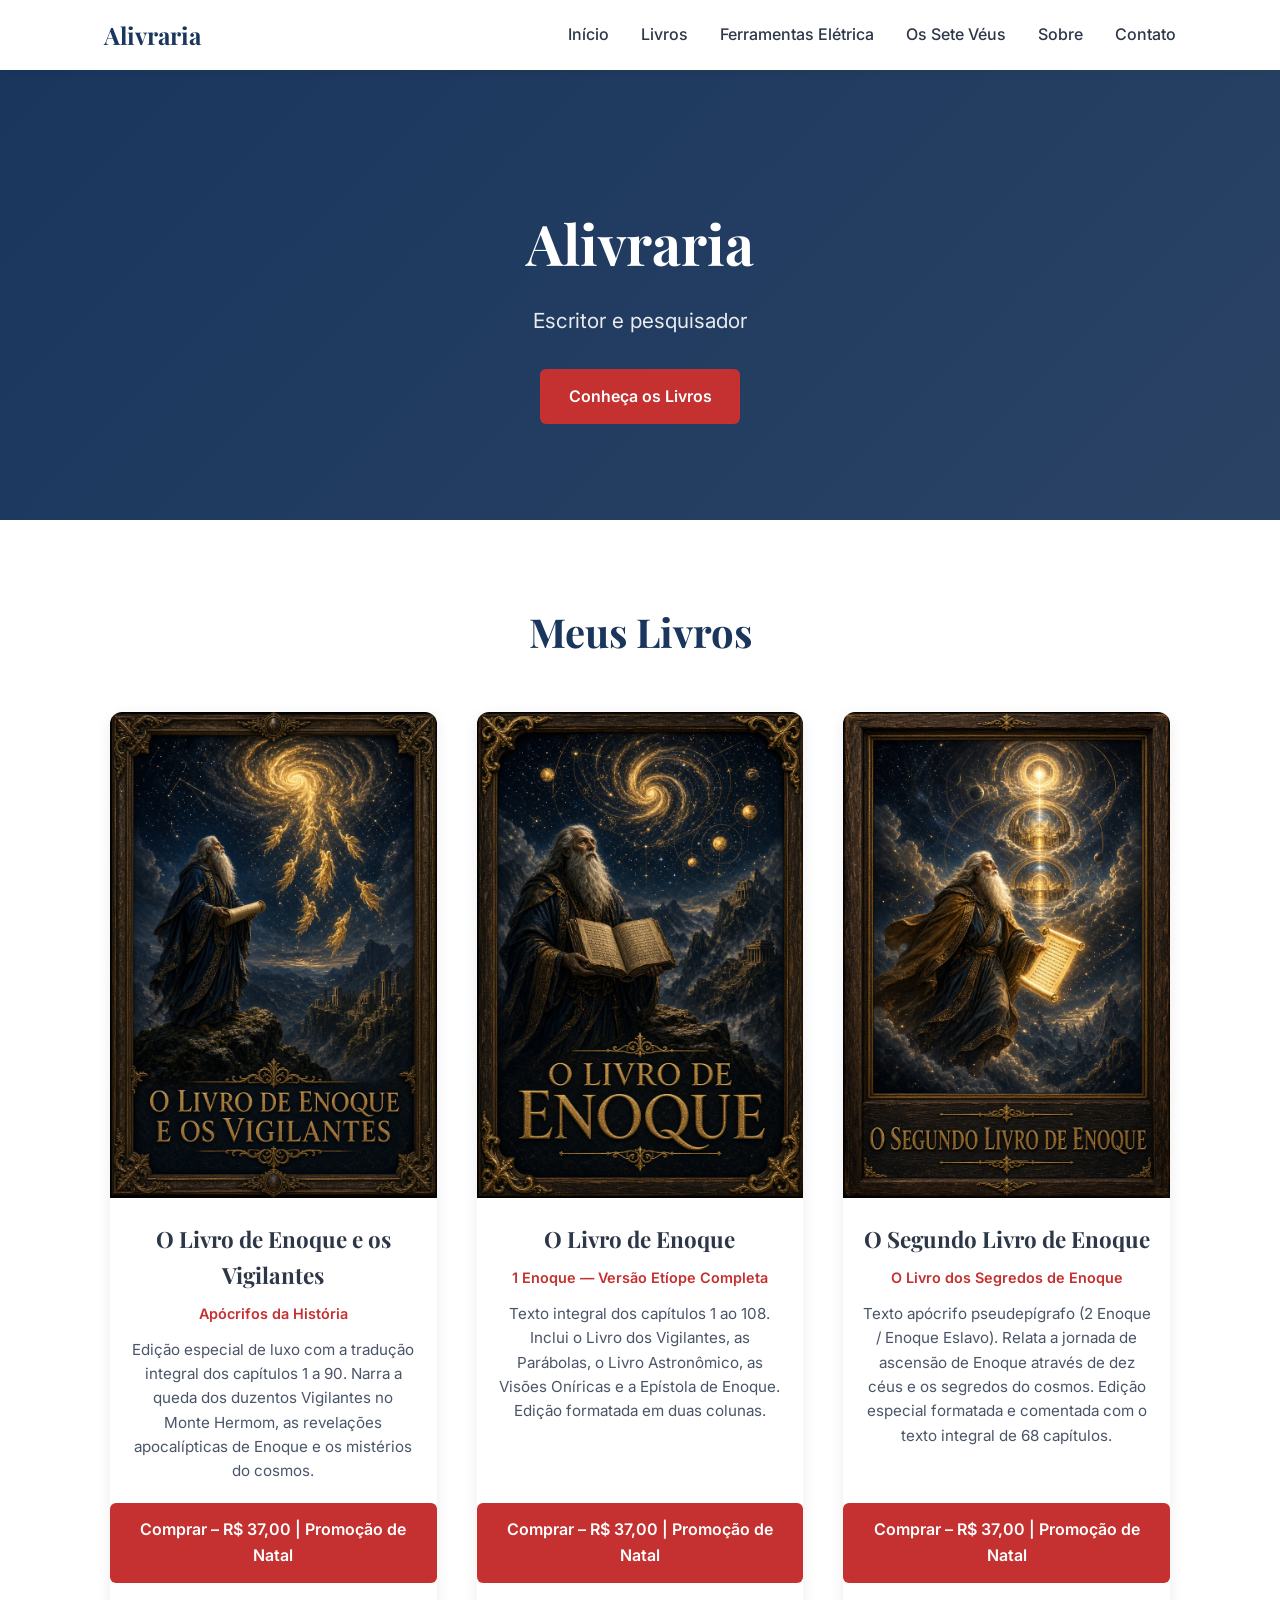
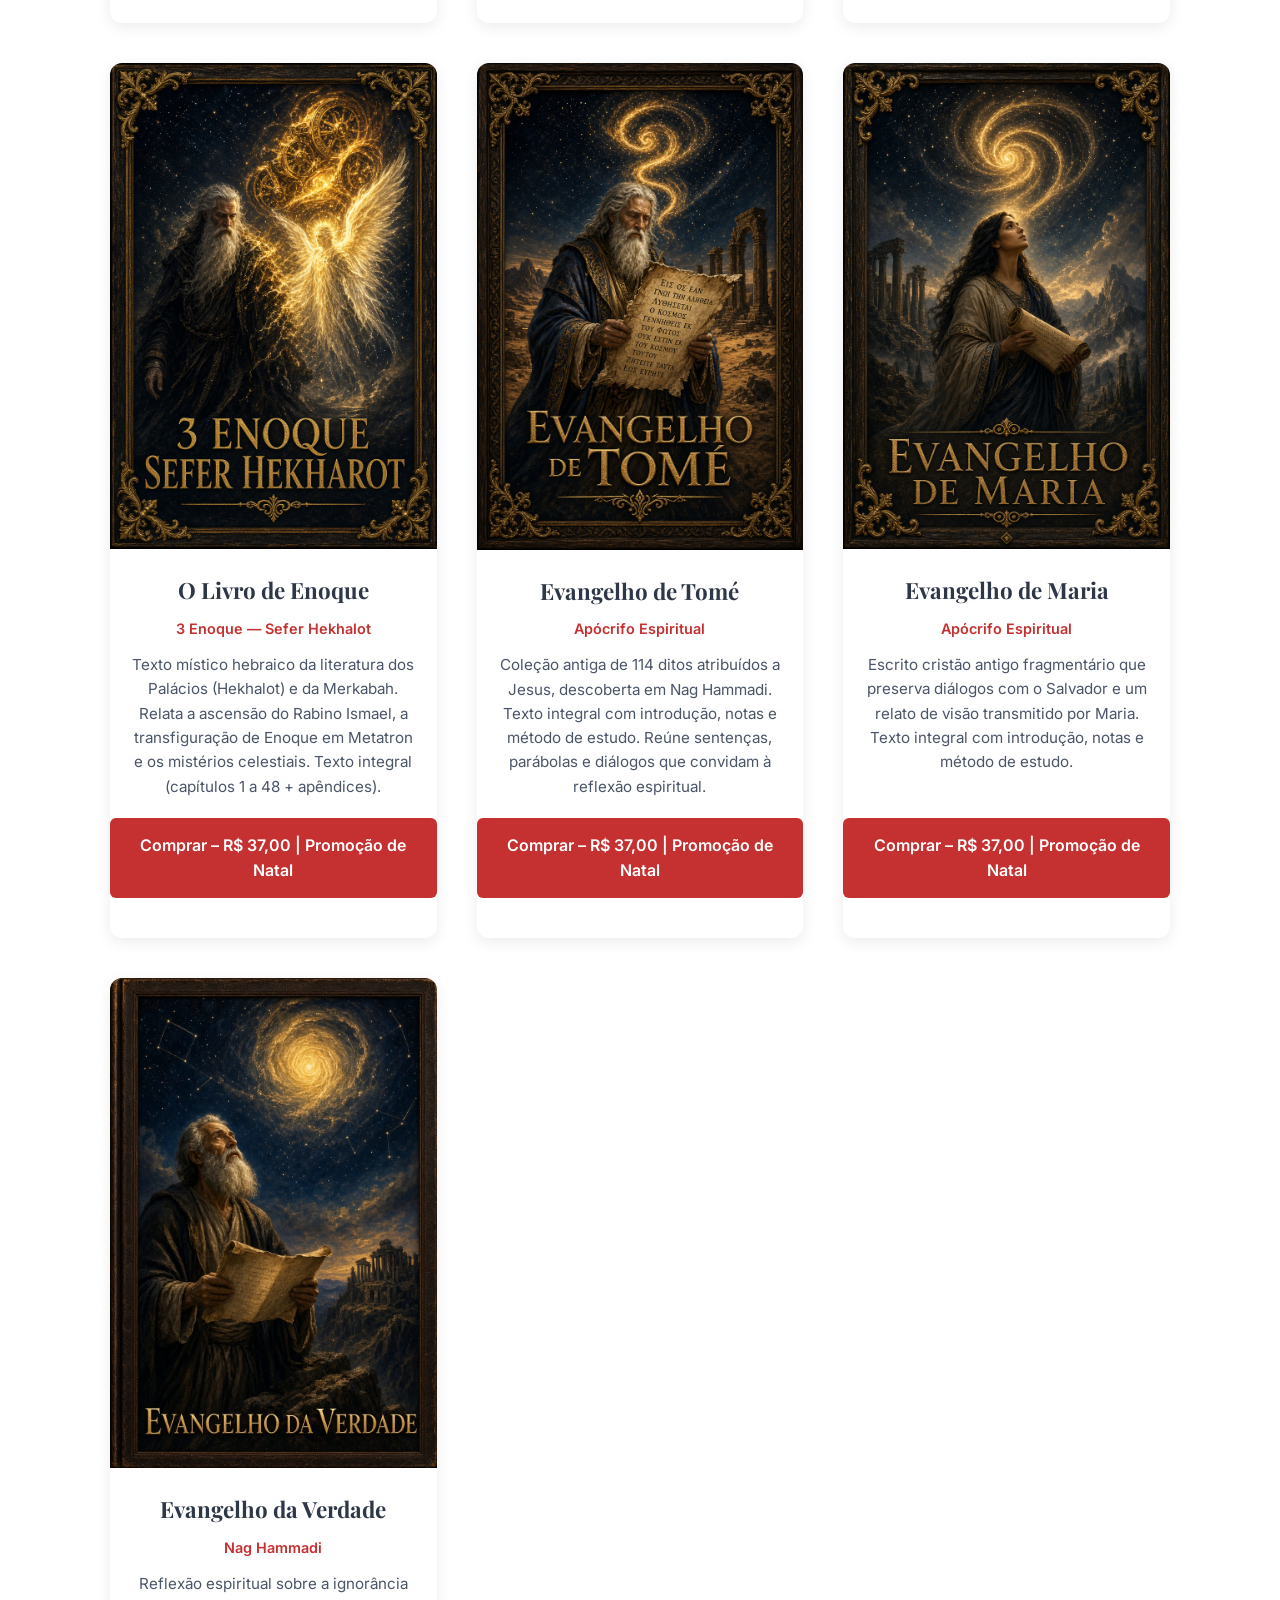
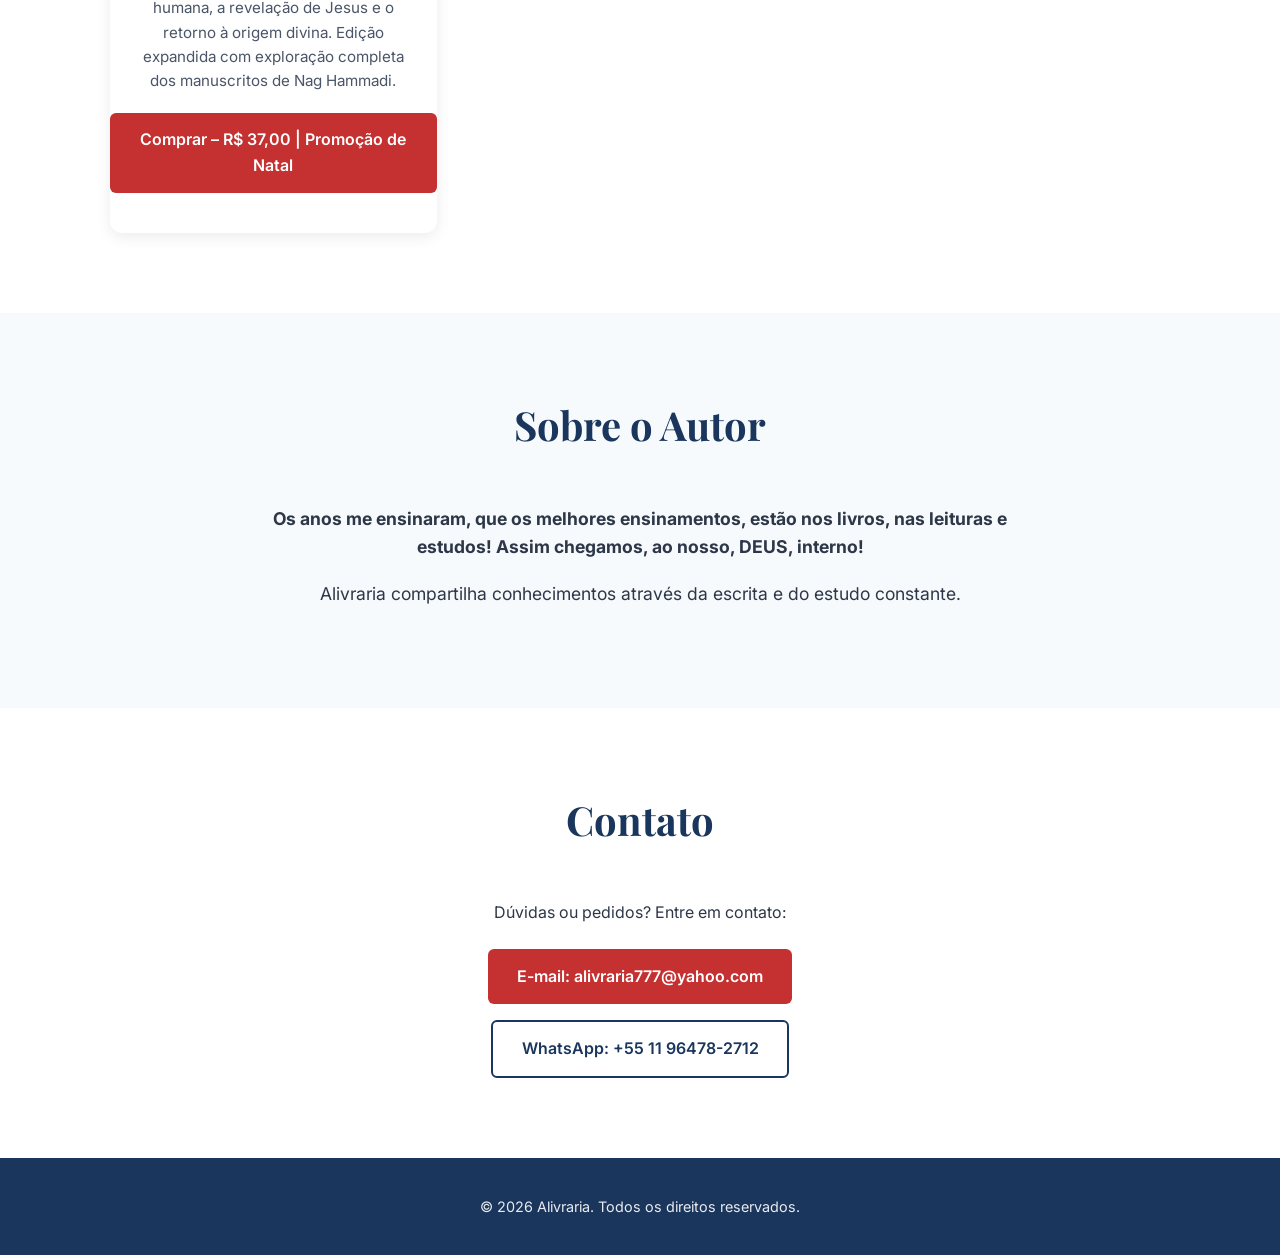
<file: index.html>
<!DOCTYPE html>
<html lang="pt-BR">
<head>
    <meta charset="UTF-8">
    <meta name="viewport" content="width=device-width, initial-scale=1.0">
    <title>Alivraria | Livros</title>
    <meta name="description" content="Site oficial da Alivraria. Conheça os livros, sinopses e onde comprar.">
    <link rel="stylesheet" href="style.css">
    <link rel="preconnect" href="https://fonts.googleapis.com">
    <link rel="preconnect" href="https://fonts.gstatic.com" crossorigin>
    <link href="https://fonts.googleapis.com/css2?family=Playfair+Display:wght@400;700&family=Inter:wght@300;400;500;600&display=swap" rel="stylesheet">
</head>
<body>
    <header>
        <nav>
            <div class="logo">Alivraria</div>
            <ul class="nav-links">
                <li><a href="#home">Início</a></li>
                <li><a href="#livros">Livros</a></li>
                <li><a href="ferramentas-eletrica.html">Ferramentas Elétrica</a></li>
                <li><a href="sete-veus.html">Os Sete Véus</a></li>
                <li><a href="#sobre">Sobre</a></li>
                <li><a href="#contato">Contato</a></li>
            </ul>
            <div class="menu-toggle" id="menu-toggle">☰</div>
        </nav>
    </header>
    <section id="home" class="hero">
        <div class="hero-content">
            <h1>Alivraria</h1>
            <p class="tagline">Escritor e pesquisador</p>
            <a href="#livros" class="btn-primary">Conheça os Livros</a>
        </div>
    </section>
    <section id="livros" class="section">
        <div class="container">
            <h2>Meus Livros</h2>
            <div class="books-grid">
                <div class="book-card">
                    <div class="book-cover">
                        <img src="capa-enoque-vigilantes.jpg" alt="O Livro de Enoque e os Vigilantes">
                    </div>
                    <h3>O Livro de Enoque e os Vigilantes</h3>
                    <p class="book-genre">Apócrifos da História</p>
                    <p class="book-synopsis">Edição especial de luxo com a tradução integral dos capítulos 1 a 90. Narra a queda dos duzentos Vigilantes no Monte Hermom, as revelações apocalípticas de Enoque e os mistérios do cosmos.</p>
                    <a href="https://pay.hotmart.com/L108455564I?off=q9ogwpw9" class="btn-primary" target="_blank">Comprar – R$ 37,00 | Promoção de Natal</a>
                </div>
                <div class="book-card">
                    <div class="book-cover">
                        <img src="capa-1-enoque.jpg" alt="O Livro de Enoque">
                    </div>
                    <h3>O Livro de Enoque</h3>
                    <p class="book-genre">1 Enoque — Versão Etíope Completa</p>
                    <p class="book-synopsis">Texto integral dos capítulos 1 ao 108. Inclui o Livro dos Vigilantes, as Parábolas, o Livro Astronômico, as Visões Oníricas e a Epístola de Enoque. Edição formatada em duas colunas.</p>
                    <a href="https://pay.hotmart.com/E108455883W?off=1m5k1aqn" class="btn-primary" target="_blank">Comprar – R$ 37,00 | Promoção de Natal</a>
                </div>
                <div class="book-card">
                    <div class="book-cover">
                        <img src="capa-2-enoque.jpg" alt="O Segundo Livro de Enoque">
                    </div>
                    <h3>O Segundo Livro de Enoque</h3>
                    <p class="book-genre">O Livro dos Segredos de Enoque</p>
                    <p class="book-synopsis">Texto apócrifo pseudepígrafo (2 Enoque / Enoque Eslavo). Relata a jornada de ascensão de Enoque através de dez céus e os segredos do cosmos. Edição especial formatada e comentada com o texto integral de 68 capítulos.</p>
                    <a href="https://pay.hotmart.com/R108456108N?off=9vikhr2g" class="btn-primary" target="_blank">Comprar – R$ 37,00 | Promoção de Natal</a>
                </div>
                <div class="book-card">
                    <div class="book-cover">
                        <img src="capa-3-enoque.jpg" alt="O Livro de Enoque - 3 Enoque">
                    </div>
                    <h3>O Livro de Enoque</h3>
                    <p class="book-genre">3 Enoque — Sefer Hekhalot</p>
                    <p class="book-synopsis">Texto místico hebraico da literatura dos Palácios (Hekhalot) e da Merkabah. Relata a ascensão do Rabino Ismael, a transfiguração de Enoque em Metatron e os mistérios celestiais. Texto integral (capítulos 1 a 48 + apêndices).</p>
                    <a href="https://pay.hotmart.com/G108456348T?off=lacs6px5" class="btn-primary" target="_blank">Comprar – R$ 37,00 | Promoção de Natal</a>
                </div>
                <div class="book-card">
                    <div class="book-cover">
                        <img src="capa-evangelho-tome.jpg" alt="Evangelho de Tomé">
                    </div>
                    <h3>Evangelho de Tomé</h3>
                    <p class="book-genre">Apócrifo Espiritual</p>
                    <p class="book-synopsis">Coleção antiga de 114 ditos atribuídos a Jesus, descoberta em Nag Hammadi. Texto integral com introdução, notas e método de estudo. Reúne sentenças, parábolas e diálogos que convidam à reflexão espiritual.</p>
                    <a href="https://pay.hotmart.com/M108456484S?off=zma85f02" class="btn-primary" target="_blank">Comprar – R$ 37,00 | Promoção de Natal</a>
                </div>
                <div class="book-card">
                    <div class="book-cover">
                        <img src="capa-evangelho-maria.jpg" alt="Evangelho de Maria">
                    </div>
                    <h3>Evangelho de Maria</h3>
                    <p class="book-genre">Apócrifo Espiritual</p>
                    <p class="book-synopsis">Escrito cristão antigo fragmentário que preserva diálogos com o Salvador e um relato de visão transmitido por Maria. Texto integral com introdução, notas e método de estudo.</p>
                    <a href="https://pay.hotmart.com/L108456704P?off=1gewju4a" class="btn-primary" target="_blank">Comprar – R$ 37,00 | Promoção de Natal</a>
                </div>
                <div class="book-card">
                    <div class="book-cover">
                        <img src="capa-evangelho-verdade.jpg" alt="Evangelho da Verdade">
                    </div>
                    <h3>Evangelho da Verdade</h3>
                    <p class="book-genre">Nag Hammadi</p>
                    <p class="book-synopsis">Reflexão espiritual sobre a ignorância humana, a revelação de Jesus e o retorno à origem divina. Edição expandida com exploração completa dos manuscritos de Nag Hammadi.</p>
                    <a href="https://pay.hotmart.com/O108456823I?off=zv3jxjgj" class="btn-primary" target="_blank">Comprar – R$ 37,00 | Promoção de Natal</a>
                </div>
            </div>
        </div>
    </section>
    <section id="sobre" class="section section-alt">
        <div class="container">
            <h2>Sobre o Autor</h2>
            <div class="about-content">
                <p><strong>Os anos me ensinaram, que os melhores ensinamentos, estão nos livros, nas leituras e estudos! Assim chegamos, ao nosso, DEUS, interno!</strong></p>
                <p>Alivraria compartilha conhecimentos através da escrita e do estudo constante.</p>
            </div>
        </div>
    </section>
    <section id="contato" class="section">
    <div class="container">
        <h2>Contato</h2>
        <p style="text-align:center; margin-bottom: 1.5rem;">Dúvidas ou pedidos? Entre em contato:</p>
        
        <div style="text-align:center; display:flex; flex-direction:column; align-items:center; gap:1rem;">
            <a href="mailto:alivraria777@yahoo.com" class="btn-primary" style="min-width:260px;">
    E-mail: alivraria777@yahoo.com
</a>
            
            <a href="https://wa.me/5511964782712" class="btn-secondary" target="_blank" style="min-width:260px;">
                WhatsApp: +55 11 96478-2712
            </a>
        </div>
    </div>
</section>
    <footer>
        <div class="container">
            <p>&copy; 2026 Alivraria. Todos os direitos reservados.</p>
        </div>
    </footer>
    <script>
        const menuToggle = document.getElementById('menu-toggle');
        const navLinks = document.querySelector('.nav-links');
        menuToggle.addEventListener('click', () => {
            navLinks.classList.toggle('active');
        });
        document.querySelectorAll('.nav-links a').forEach(link => {
            link.addEventListener('click', () => {
                navLinks.classList.remove('active');
            });
        });
    </script>
</body>
</html>
</file>
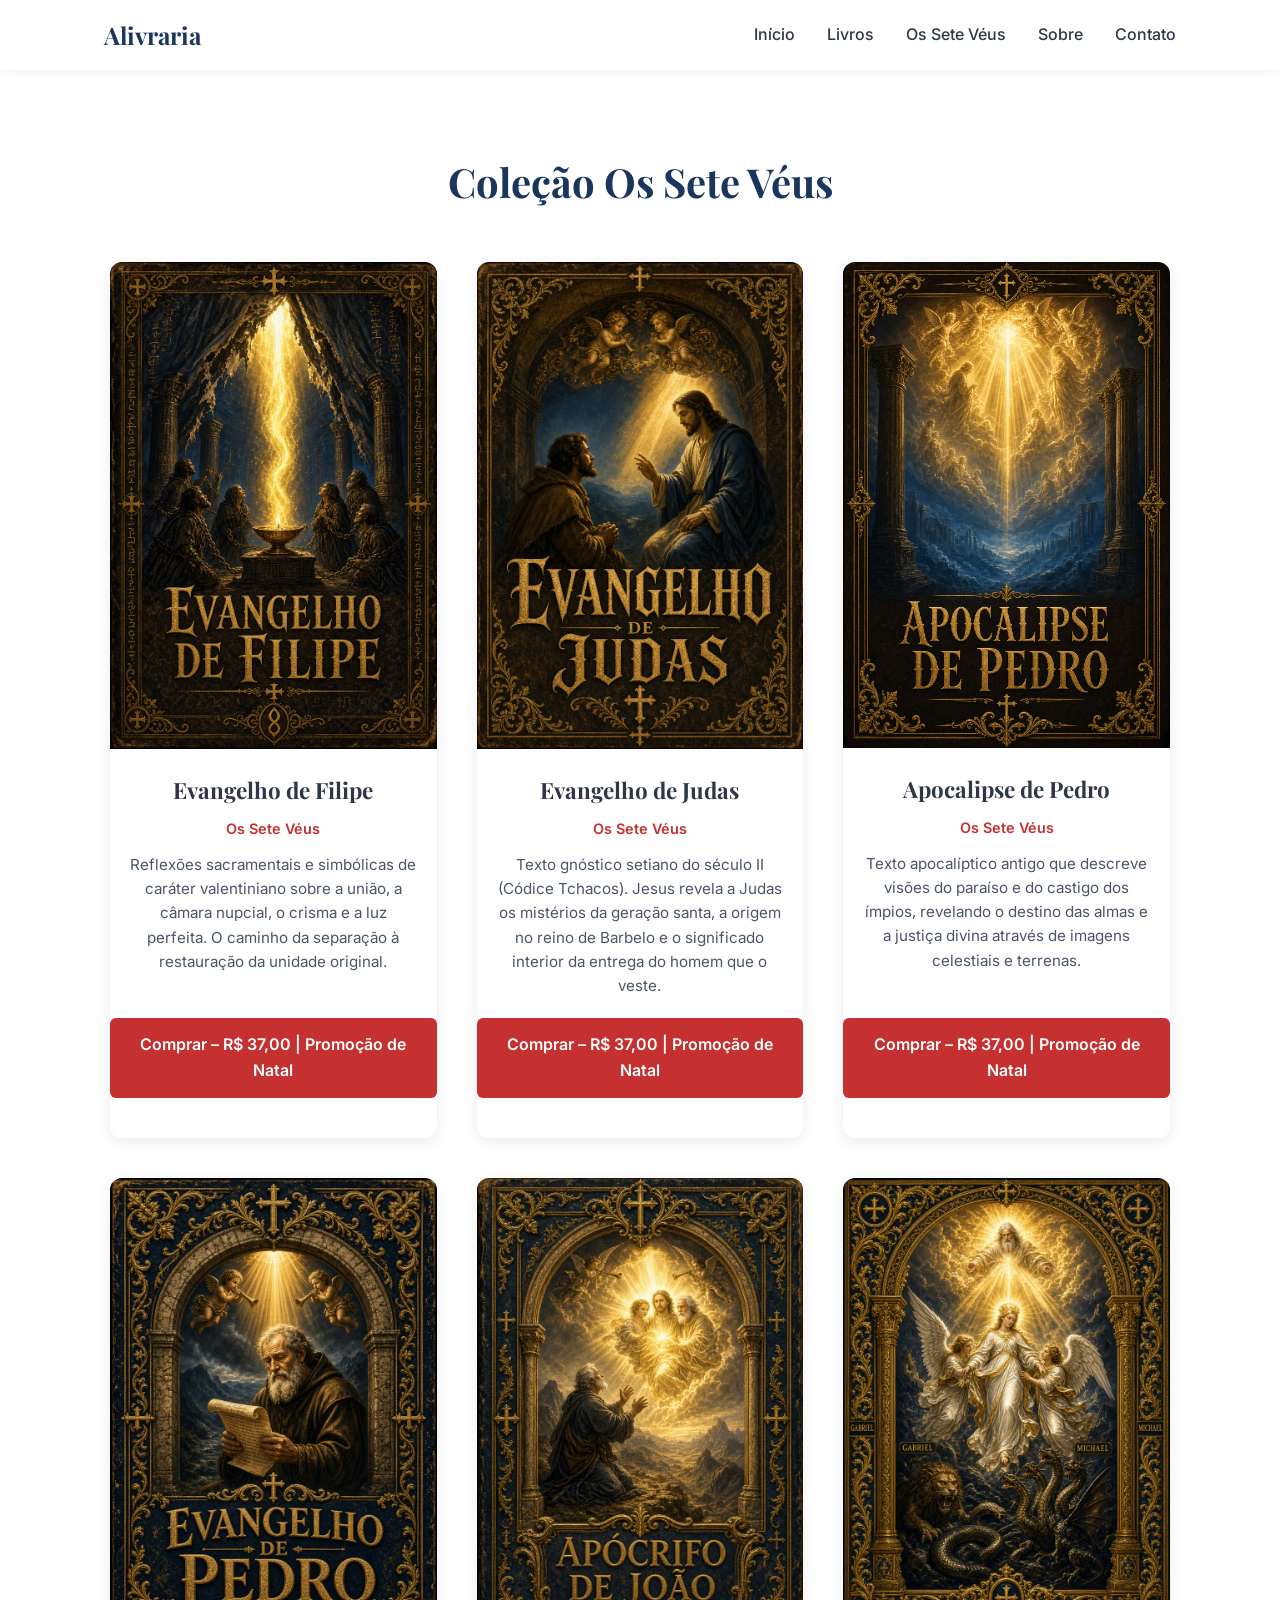
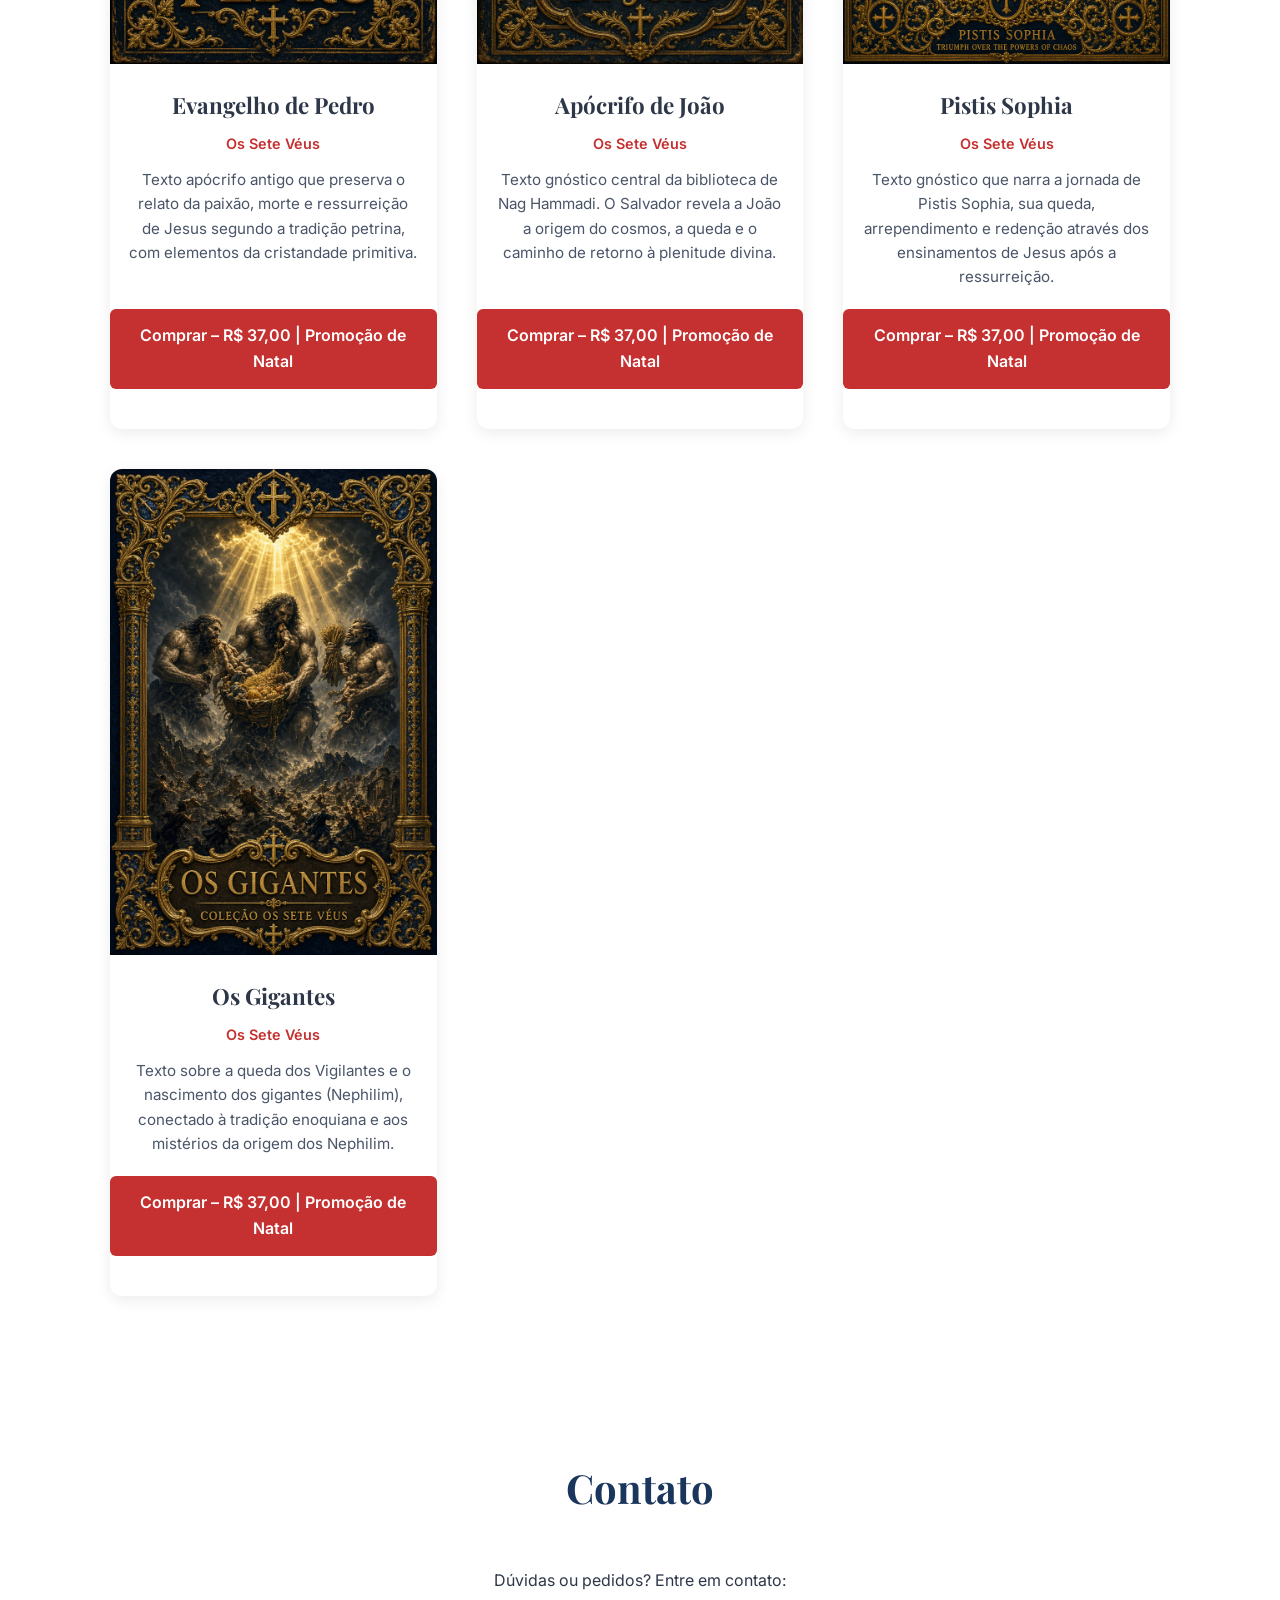
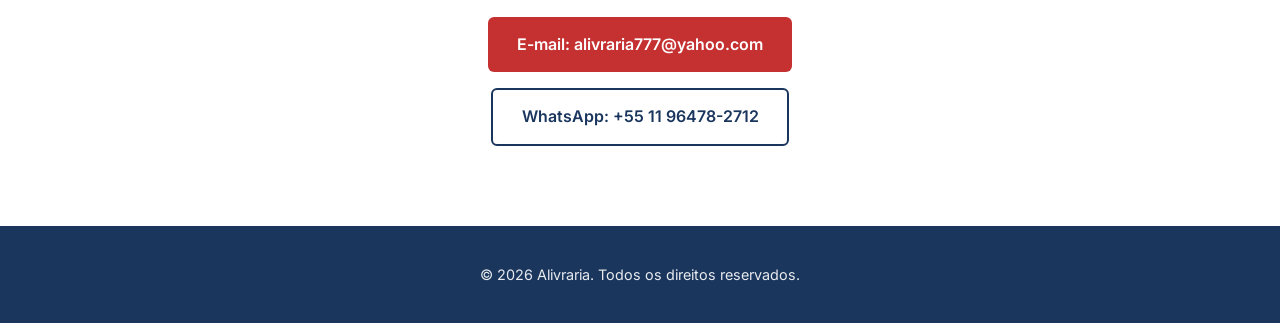
<file: sete-veus.html>
<!DOCTYPE html>
<html lang="pt-BR">
<head>
    <meta charset="UTF-8">
    <meta name="viewport" content="width=device-width, initial-scale=1.0">
    <title>Os Sete Véus | Alivraria</title>
    <meta name="description" content="Coleção Os Sete Véus – Evangelhos e Apocalipses Apócrifos">
    <link rel="stylesheet" href="style.css">
    <link rel="preconnect" href="https://fonts.googleapis.com">
    <link rel="preconnect" href="https://fonts.gstatic.com" crossorigin>
    <link href="https://fonts.googleapis.com/css2?family=Playfair+Display:wght@400;700&family=Inter:wght@300;400;500;600&display=swap" rel="stylesheet">
</head>
<body>
    <header>
        <nav>
            <div class="logo">Alivraria</div>
            <ul class="nav-links">
                <li><a href="index.html">Início</a></li>
                <li><a href="index.html#livros">Livros</a></li>
                <li><a href="sete-veus.html">Os Sete Véus</a></li>
                <li><a href="index.html#sobre">Sobre</a></li>
                <li><a href="index.html#contato">Contato</a></li>
            </ul>
            <div class="menu-toggle" id="menu-toggle">☰</div>
        </nav>
    </header>

    <section class="section">
        <div class="container">
            <h2>Coleção Os Sete Véus</h2>
            <div class="books-grid">

                <div class="book-card">
                    <div class="book-cover">
                        <img src="capa-filipe.jpg" alt="Evangelho de Filipe — Os Sete Véus">
                    </div>
                    <h3>Evangelho de Filipe</h3>
                    <p class="book-genre">Os Sete Véus</p>
                    <p class="book-synopsis">Reflexões sacramentais e simbólicas de caráter valentiniano sobre a união, a câmara nupcial, o crisma e a luz perfeita. O caminho da separação à restauração da unidade original.</p>
                    <a href="https://pay.hotmart.com/T108446211J?off=zq41sydv" class="btn-primary" target="_blank">Comprar – R$ 37,00 | Promoção de Natal</a>
                </div>

                <div class="book-card">
                    <div class="book-cover">
                        <img src="capa-judas.jpg" alt="Evangelho de Judas — Os Sete Véus">
                    </div>
                    <h3>Evangelho de Judas</h3>
                    <p class="book-genre">Os Sete Véus</p>
                    <p class="book-synopsis">Texto gnóstico setiano do século II (Códice Tchacos). Jesus revela a Judas os mistérios da geração santa, a origem no reino de Barbelo e o significado interior da entrega do homem que o veste.</p>
                    <a href="https://pay.hotmart.com/U108450884L?off=zy7blcaj" class="btn-primary" target="_blank">Comprar – R$ 37,00 | Promoção de Natal</a>
                </div>

                <div class="book-card">
                    <div class="book-cover">
                        <img src="capa-apocalipse-de-pedro.jpg" alt="Apocalipse de Pedro — Os Sete Véus">
                    </div>
                    <h3>Apocalipse de Pedro</h3>
                    <p class="book-genre">Os Sete Véus</p>
                    <p class="book-synopsis">Texto apocalíptico antigo que descreve visões do paraíso e do castigo dos ímpios, revelando o destino das almas e a justiça divina através de imagens celestiais e terrenas.</p>
                    <a href="https://pay.hotmart.com/T108455156I?off=7jqmq878" class="btn-primary" target="_blank">Comprar – R$ 37,00 | Promoção de Natal</a>
                </div>

                <div class="book-card">
                    <div class="book-cover">
                        <img src="capa_Evangelho_de_Pedro.jpg" alt="Evangelho de Pedro — Os Sete Véus">
                    </div>
                    <h3>Evangelho de Pedro</h3>
                    <p class="book-genre">Os Sete Véus</p>
                    <p class="book-synopsis">Texto apócrifo antigo que preserva o relato da paixão, morte e ressurreição de Jesus segundo a tradição petrina, com elementos da cristandade primitiva.</p>
                    <a href="https://pay.hotmart.com/L108480186Q?off=mz9nbq6f" class="btn-primary" target="_blank">Comprar – R$ 37,00 | Promoção de Natal</a>
                </div>

                <div class="book-card">
                    <div class="book-cover">
                        <img src="capa_apócrifo_de_joão.jpg" alt="Apócrifo de João — Os Sete Véus">
                    </div>
                    <h3>Apócrifo de João</h3>
                    <p class="book-genre">Os Sete Véus</p>
                    <p class="book-synopsis">Texto gnóstico central da biblioteca de Nag Hammadi. O Salvador revela a João a origem do cosmos, a queda e o caminho de retorno à plenitude divina.</p>
                    <a href="https://pay.hotmart.com/H108480885L?off=om0l3d3c" class="btn-primary" target="_blank">Comprar – R$ 37,00 | Promoção de Natal</a>
                </div>

                <div class="book-card">
                    <div class="book-cover">
                        <img src="capa_apocrifo_pistis_shofia.jpg" alt="Pistis Sophia — Os Sete Véus">
                    </div>
                    <h3>Pistis Sophia</h3>
                    <p class="book-genre">Os Sete Véus</p>
                    <p class="book-synopsis">Texto gnóstico que narra a jornada de Pistis Sophia, sua queda, arrependimento e redenção através dos ensinamentos de Jesus após a ressurreição.</p>
                    <a href="https://pay.hotmart.com/J108481134M?off=pi17jq4q" class="btn-primary" target="_blank">Comprar – R$ 37,00 | Promoção de Natal</a>
                </div>

                <div class="book-card">
                    <div class="book-cover">
                        <img src="Capa_Os_Gigantes.jpg" alt="Os Gigantes — Os Sete Véus">
                    </div>
                    <h3>Os Gigantes</h3>
                    <p class="book-genre">Os Sete Véus</p>
                    <p class="book-synopsis">Texto sobre a queda dos Vigilantes e o nascimento dos gigantes (Nephilim), conectado à tradição enoquiana e aos mistérios da origem dos Nephilim.</p>
                    <a href="https://pay.hotmart.com/L108481597I?off=ucw8db91" class="btn-primary" target="_blank">Comprar – R$ 37,00 | Promoção de Natal</a>
                </div>

            </div>
        </div>
    </section>

    <section id="contato" class="section">
        <div class="container">
            <h2>Contato</h2>
            <p style="text-align:center; margin-bottom: 1.5rem;">Dúvidas ou pedidos? Entre em contato:</p>
            
            <div style="text-align:center; display:flex; flex-direction:column; align-items:center; gap:1rem;">
                <a href="mailto:alivraria777@yahoo.com" class="btn-primary" style="min-width:260px;">
    E-mail: alivraria777@yahoo.com
</a>
                
                <a href="https://wa.me/5511964782712" class="btn-secondary" target="_blank" style="min-width:260px;">
                    WhatsApp: +55 11 96478-2712
                </a>
            </div>
        </div>
    </section>

    <footer>
        <div class="container">
            <p>&copy; 2026 Alivraria. Todos os direitos reservados.</p>
        </div>
    </footer>

    <script>
        const menuToggle = document.getElementById('menu-toggle');
        const navLinks = document.querySelector('.nav-links');
        menuToggle.addEventListener('click', () => {
            navLinks.classList.toggle('active');
        });
        document.querySelectorAll('.nav-links a').forEach(link => {
            link.addEventListener('click', () => {
                navLinks.classList.remove('active');
            });
        });
    </script>
</body>
</html>
</file>
<file: style.css>
/* Estilos do site de autor - limpo, elegante e responsivo */
:root {
    --primary: #1a365d;
    --accent: #c53030;
    --text: #2d3748;
    --text-light: #4a5568;
    --bg: #ffffff;
    --bg-alt: #f7fafc;
    --border: #e2e8f0;
}

* {
    margin: 0;
    padding: 0;
    box-sizing: border-box;
}

body {
    font-family: 'Inter', system-ui, -apple-system, sans-serif;
    color: var(--text);
    line-height: 1.6;
    background: var(--bg);
}

.container {
    max-width: 1100px;
    margin: 0 auto;
    padding: 0 20px;
}

/* Header e Navegação */
header {
    background: white;
    box-shadow: 0 2px 10px rgba(0,0,0,0.05);
    position: sticky;
    top: 0;
    z-index: 100;
}

nav {
    display: flex;
    justify-content: space-between;
    align-items: center;
    padding: 1rem 5%;
    max-width: 1200px;
    margin: 0 auto;
}

.logo {
    font-family: 'Playfair Display', serif;
    font-size: 1.5rem;
    font-weight: 700;
    color: var(--primary);
}

.nav-links {
    display: flex;
    list-style: none;
    gap: 2rem;
}

.nav-links a {
    text-decoration: none;
    color: var(--text);
    font-weight: 500;
    transition: color 0.3s;
}

.nav-links a:hover {
    color: var(--accent);
}

.menu-toggle {
    display: none;
    font-size: 1.8rem;
    cursor: pointer;
}

/* Hero */
.hero {
    background: linear-gradient(135deg, #1a365d 0%, #2a4365 100%);
    color: white;
    padding: 8rem 20px 6rem;
    text-align: center;
}

.hero-content h1 {
    font-family: 'Playfair Display', serif;
    font-size: 3.5rem;
    margin-bottom: 1rem;
}

.tagline {
    font-size: 1.3rem;
    margin-bottom: 2rem;
    opacity: 0.9;
}

.btn-primary, .btn-secondary {
    display: inline-block;
    padding: 0.9rem 1.8rem;
    border-radius: 6px;
    text-decoration: none;
    font-weight: 600;
    transition: all 0.3s;
}

.btn-primary {
    background: var(--accent);
    color: white;
}

.btn-primary:hover {
    background: #9b2c2c;
    transform: translateY(-2px);
}

.btn-secondary {
    background: transparent;
    color: var(--primary);
    border: 2px solid var(--primary);
}

.btn-secondary:hover {
    background: var(--primary);
    color: white;
}

/* Seções */
.section {
    padding: 5rem 0;
}

.section-alt {
    background: var(--bg-alt);
}

.section h2 {
    font-family: 'Playfair Display', serif;
    font-size: 2.5rem;
    text-align: center;
    margin-bottom: 3rem;
    color: var(--primary);
}

/* Livros */
.books-grid {
    display: grid;
    grid-template-columns: repeat(auto-fit, minmax(280px, 1fr));
    gap: 2.5rem;
}

.book-card {
    background: white;
    border-radius: 12px;
    overflow: hidden;
    box-shadow: 0 4px 15px rgba(0,0,0,0.08);
    transition: transform 0.3s;
    text-align: center;
    padding-bottom: 1.5rem;
}

.book-card:hover {
    transform: translateY(-5px);
}

.book-cover {
    height: 320px;
    background: #edf2f7;
    display: flex;
    align-items: center;
    justify-content: center;
    margin-bottom: 1.5rem;
}

.placeholder-cover {
    color: #718096;
    font-weight: 500;
}

.book-card h3 {
    font-family: 'Playfair Display', serif;
    font-size: 1.4rem;
    margin: 0 1rem 0.5rem;
}

.book-genre {
    color: var(--accent);
    font-size: 0.9rem;
    font-weight: 600;
    margin-bottom: 0.8rem;
}

.book-synopsis {
    padding: 0 1.2rem;
    color: var(--text-light);
    margin-bottom: 1.2rem;
    font-size: 0.95rem;
}

/* Sobre */
.about-content {
    max-width: 800px;
    margin: 0 auto;
    text-align: center;
    font-size: 1.1rem;
}

.about-content p {
    margin-bottom: 1.2rem;
}

/* Contato */
.newsletter {
    text-align: center;
    margin: 2rem 0;
}

.social-links {
    display: flex;
    justify-content: center;
    gap: 1.5rem;
    flex-wrap: wrap;
    margin-top: 2rem;
}

.social-links a {
    color: var(--primary);
    text-decoration: none;
    font-weight: 500;
    padding: 0.5rem 1rem;
    border: 1px solid var(--border);
    border-radius: 20px;
    transition: all 0.3s;
}

.social-links a:hover {
    background: var(--primary);
    color: white;
}

/* Footer */
footer {
    background: var(--primary);
    color: white;
    text-align: center;
    padding: 2rem 0;
    font-size: 0.9rem;
}

footer p {
    margin: 0.3rem 0;
    opacity: 0.9;
}

/* Responsivo */
@media (max-width: 768px) {
    .nav-links {
        display: none;
        position: absolute;
        top: 70px;
        left: 0;
        right: 0;
        background: white;
        flex-direction: column;
        padding: 1rem;
        box-shadow: 0 4px 10px rgba(0,0,0,0.1);
    }

    .nav-links.active {
        display: flex;
    }

    .menu-toggle {
        display: block;
    }

    .hero-content h1 {
        font-size: 2.5rem;
    }

    .section h2 {
        font-size: 2rem;
    }
}
/* Garante que o botão fique abaixo do conteúdo do card */
.book-card {
    display: flex;
    flex-direction: column;
    align-items: center;
}

.book-card .btn-primary,
.book-card .btn-secondary {
    margin-top: auto;
    margin-bottom: 1rem;
}

.book-cover {
    width: 100%;
    height: auto;
    overflow: hidden;
}

.book-cover img {
    width: 100%;
    height: auto;
    display: block;
    object-fit: cover;
}
</file>
